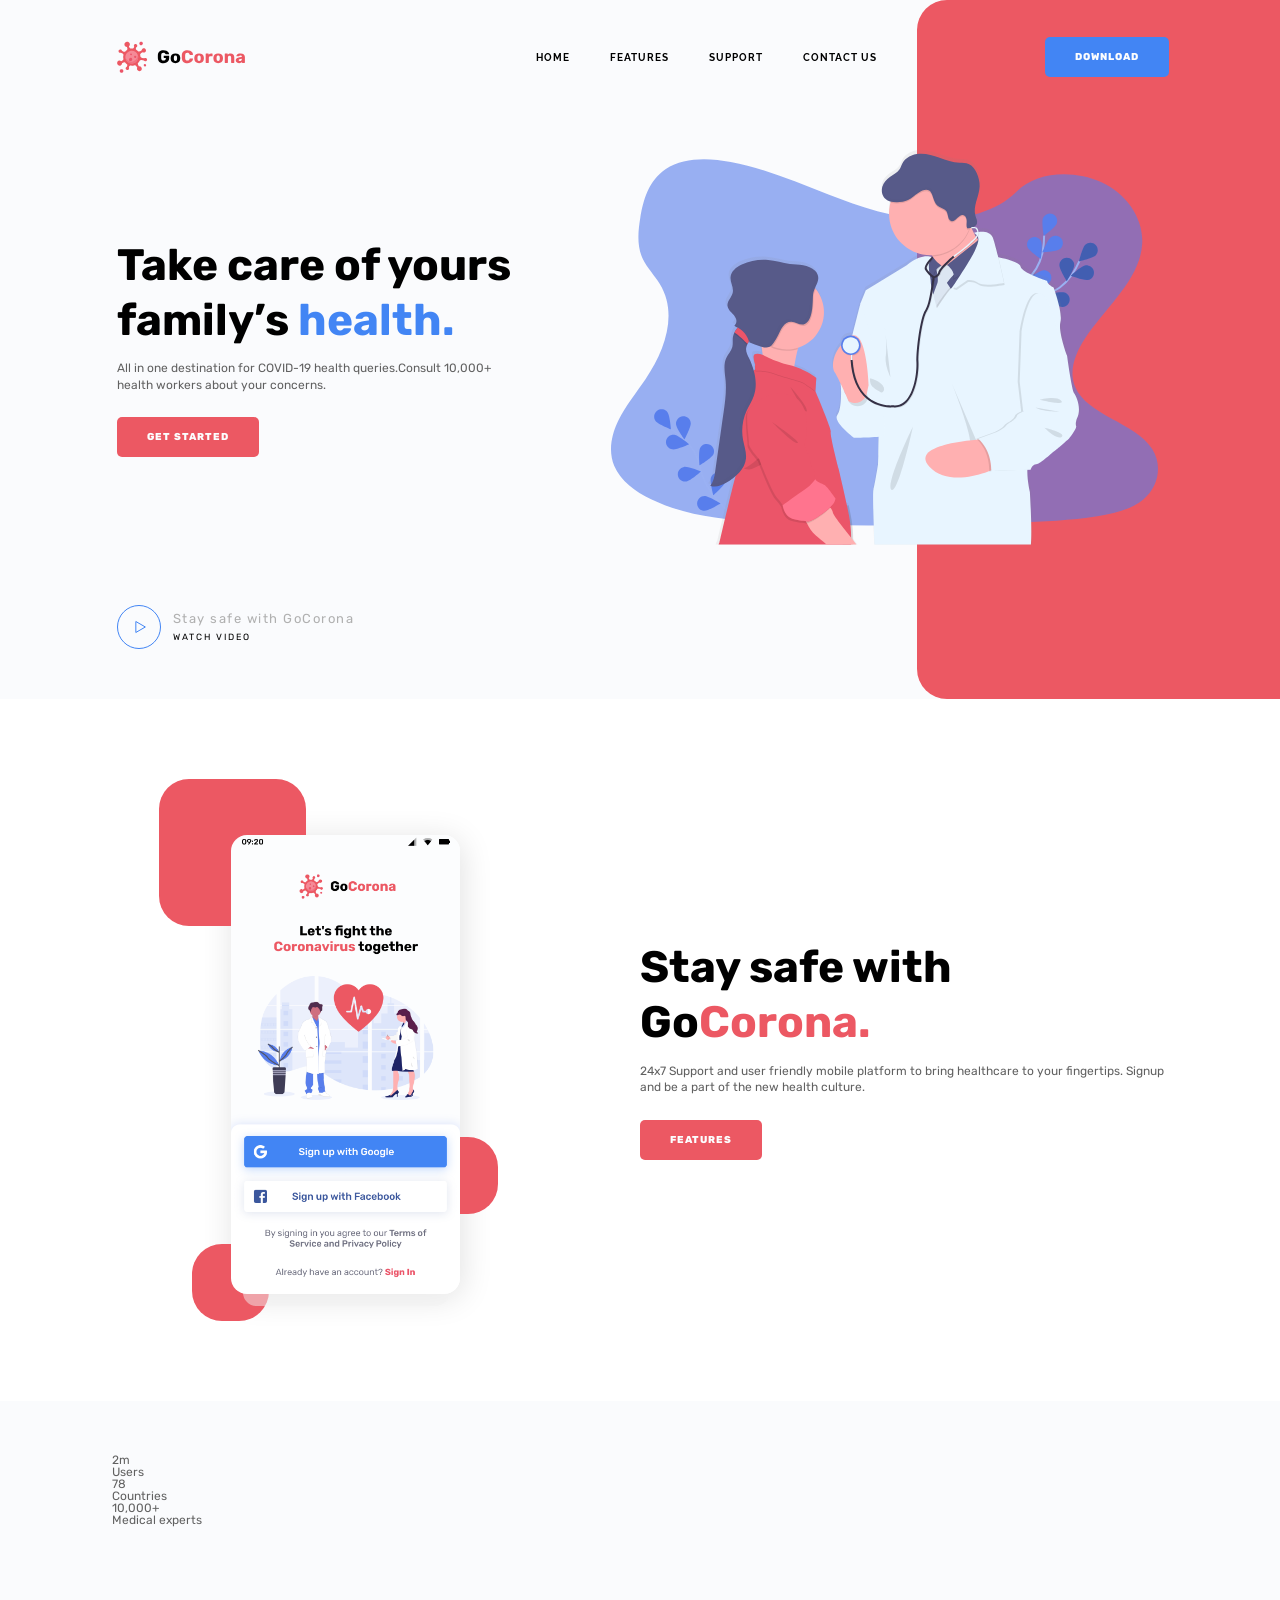
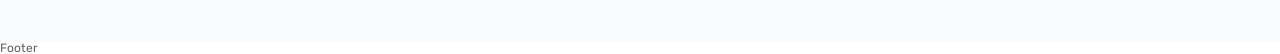
<file: Corona.2/index.html>
<!DOCTYPE html>
<head>
    <meta charset="UTF-8">
    <meta name="viewport" content="width=device-width, initial-scale=1.0">
    <link href="https://fonts.googleapis.com/css?family=Rubik:regular,700&display=swap" rel="stylesheet">
    <link href="https://fonts.googleapis.com/css2?family=Raleway:700,800&display=swap" rel="stylesheet">
    <link rel="stylesheet" href="css/style.css">
    <title>GoCorona</title>
</head>
<body>
    <div class="wrapper">
        <header id="open" class="header">
            <div id="close" class="header__container">
                <a href="" class="header__logo">
                    <img src="img/logo.svg" alt="Логотип">
                </a>
                <div class="header__menu menu">
                    <nav class="menu__body">
                        <ul class="menu__list">
                                <li class="menu__item"><a href="" class="menu__link">HOME</a></li>
                                <li class="menu__item"><a href="" class="menu__link">FEATURES</a></li>
                                <li class="menu__item"><a href="" class="menu__link">SUPPORT</a></li>
                                <li class="menu__item"><a href="" class="menu__link">CONTACT US</a></li>
                        </ul>
                    </nav>
                </div>
                <div class="header__button">
                    <a href="" class="button button__blue">DOWNLOAD</a>
                    <a href="#open" class="icon-menu"><span></span></a>
                    <a href="#close" class="close-icon-menu"></a>
                </div>
            </div>
        </header>

        <main class="main">
            <section class="get-started">
                <div class="get-started__container">
                    <div class="get-started__content">
                        <div class="get-started__block-text block-text">
                            <div class="block-text__title block-text__title_blue span">Take care of yours family’s <span> health.</span></div>
                            <div class="block-text__text">All in one destination for COVID-19 health queries.Consult 10,000+ health workers about your concerns.</div>
                            <a href="" class="block-text__button button">GET STARTED</a>
                        </div>
                    </div>
                    <div class="get-started__image">
                        <img src="img/get-started/image.svg" alt="Картинка врача с ребенком">
                    </div>
                    <div class="get-started__video">
                        <a href="" class="video-get-started">
                            <div class="video-get-started__icon">
                                <img src="img/get-started/play.svg" alt="Кнопка Play">
                            </div>
                            <div class="video-get-started__body">
                                <div class="video-get-started__title">Stay safe with GoCorona</div>
                                <div class="video-get-started__text">Watch Video</div>
                            </div>
                        </a>
                    </div>
                </div>
            </section>
            <section class="stay-safe">
                <div class="stay-safe__container">
                    <div class="stay-safe__media">
                        <div class="media-stay-safe">
                            <div class="media-stay-safe__image">
                                <img src="img/stay-safe/app.svg" alt="Приложение">
                            </div>
                            <div class="media-stay-safe__item media-stay-safe__item_1"></div>
                            <div class="media-stay-safe__item media-stay-safe__item_2"></div>
                            <div class="media-stay-safe__item media-stay-safe__item_3"></div>
                        </div>
                    </div>
                    <div class="stay-safe__content">
                        <div class="stay-safe__block-text block-text">
                            <div class="block-text__title block-text__title">Stay safe with Go<span>Corona.</span></div>
                            <div class="block-text__text">24x7 Support and user friendly mobile platform to bring healthcare to your fingertips. Signup and be a part of the new health culture.</div>
                            <a href="" class="block-text__button button">Features</a>
                        </div>
                        
                    </div>
                </div>
            </section>
            <section class="experts">
                <div class="experts__container">
                    <div class="experts__statistics statistics-experts">
                        <div class="statistics-experts__body body-statistics-experts">
                            <div class="body-statistics-experts__item">
                                <div class="body-statistics-experts__value">2m</div>
                                <div class="body-statistics-experts__text">Users</div>
                            </div>
                            <div class="body-statistics-experts__item">
                                <div class="body-statistics-experts__value">78</div>
                                <div class="body-statistics-experts__text">Countries</div>
                            </div>
                            <div class="body-statistics-experts__item">
                                <div class="body-statistics-experts__value">10,000+</div>
                                <div class="body-statistics-experts__text">Medical experts</div>
                            </div>
                        </div>
                        <div class="statistics-experts__decor statistics-experts__decor_1"></div>
                        <div class="statistics-experts__decor statistics-experts__decor_2"></div>
                        <div class="statistics-experts__decor statistics-experts__decor_3"></div>
                    </div>
                </div>
            </section>
        </main>

        <footer class="footer">
            Footer
        </footer>

    </div>
</body>
</html>

<div class="header__menu menu">
    <nav class="menu__body">
        <ul class="menu__list">
            <li class="menu__item"><a href="" class="menu__link"></a></li>
        </ul>
    </nav>
</div>
</file>
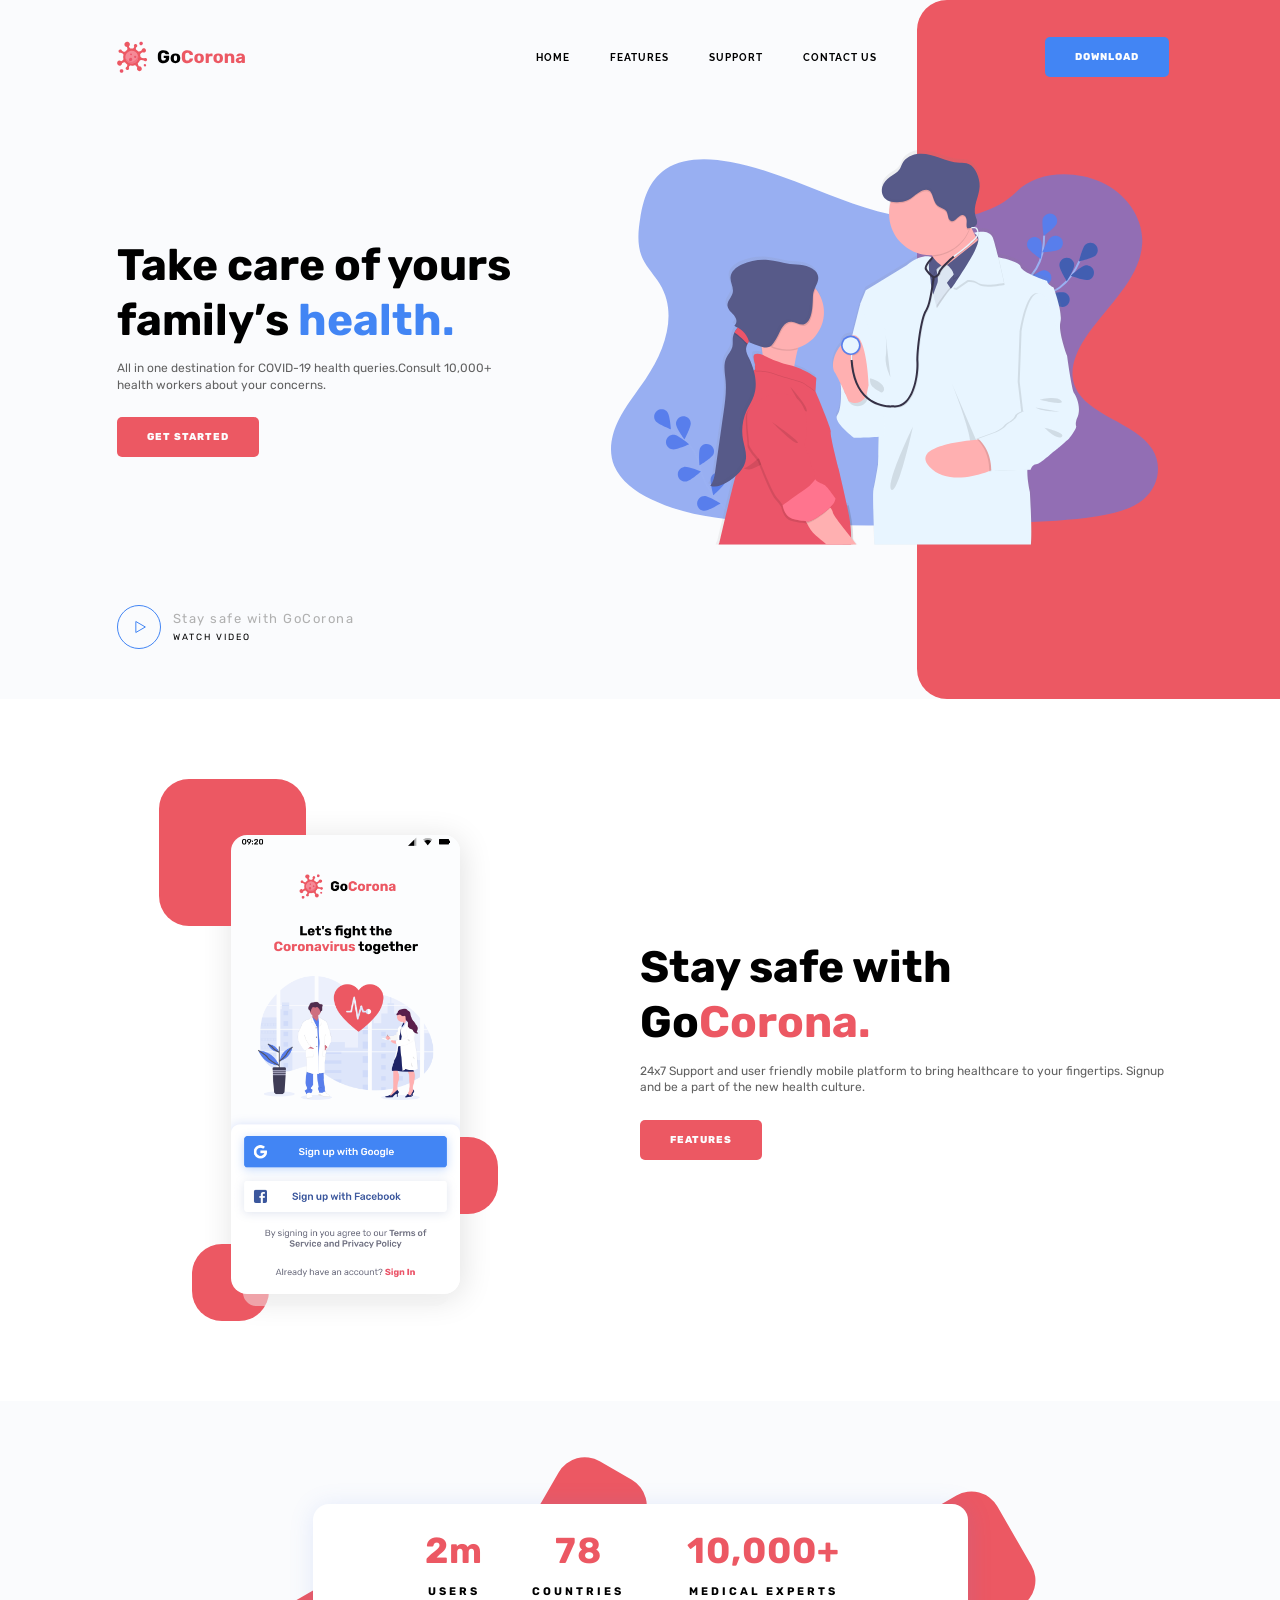
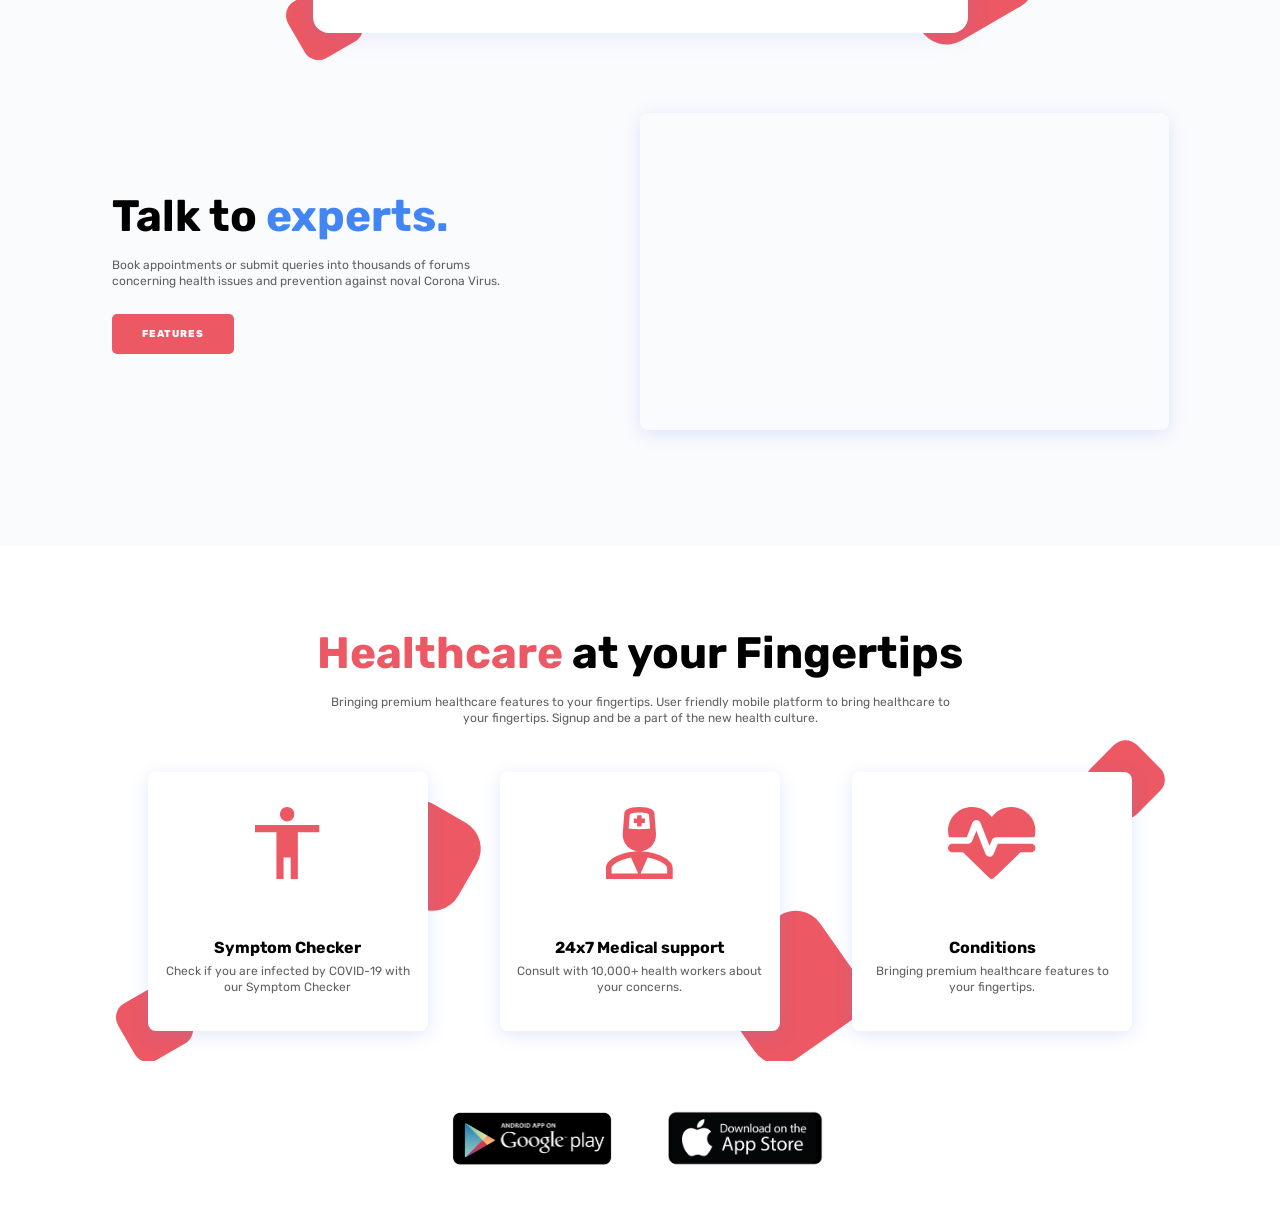
<file: Corona.3/index.html>
<!DOCTYPE html>
<head>
    <meta charset="UTF-8">
    <meta name="viewport" content="width=device-width, initial-scale=1.0">
    <link href="https://fonts.googleapis.com/css?family=Rubik:regular,700&display=swap" rel="stylesheet">
    <link href="https://fonts.googleapis.com/css2?family=Raleway:700,800&display=swap" rel="stylesheet">
    <link rel="stylesheet" href="css/style.css">
    <title>GoCorona</title>
</head>
<body>
    <div class="wrapper">
        <header id="open" class="header">
            <div id="close" class="header__container">
                <a href="" class="header__logo">
                    <img src="img/logo.svg" alt="Логотип">
                </a>
                <div class="header__menu menu">
                    <nav class="menu__body">
                        <ul class="menu__list">
                                <li class="menu__item"><a href="" class="menu__link">HOME</a></li>
                                <li class="menu__item"><a href="" class="menu__link">FEATURES</a></li>
                                <li class="menu__item"><a href="" class="menu__link">SUPPORT</a></li>
                                <li class="menu__item"><a href="" class="menu__link">CONTACT US</a></li>
                        </ul>
                    </nav>
                </div>
                <div class="header__button">
                    <a href="" class="button button__blue">DOWNLOAD</a>
                    <a href="#open" class="icon-menu"><span></span></a>
                    <a href="#close" class="close-icon-menu"></a>
                </div>
            </div>
        </header>

        <main class="main">
            <section class="get-started">
                <div class="get-started__container">
                    <div class="get-started__content">
                        <div class="get-started__block-text block-text">
                            <div class="block-text__title block-text__title_blue span">Take care of yours family’s <span> health.</span></div>
                            <div class="block-text__text">All in one destination for COVID-19 health queries.Consult 10,000+ health workers about your concerns.</div>
                            <a href="" class="block-text__button button">GET STARTED</a>
                        </div>
                    </div>
                    <div class="get-started__image">
                        <img src="img/get-started/image.svg" alt="Картинка врача с ребенком">
                    </div>
                    <div class="get-started__video">
                        <a href="" class="video-get-started">
                            <div class="video-get-started__icon">
                                <img src="img/get-started/play.svg" alt="Кнопка Play">
                            </div>
                            <div class="video-get-started__body">
                                <div class="video-get-started__title">Stay safe with GoCorona</div>
                                <div class="video-get-started__text">Watch Video</div>
                            </div>
                        </a>
                    </div>
                </div>
            </section>
            <section class="stay-safe">
                <div class="stay-safe__container">
                    <div class="stay-safe__media">
                        <div class="media-stay-safe">
                            <div class="media-stay-safe__image">
                                <img src="img/stay-safe/app.svg" alt="Приложение">
                            </div>
                            <div class="media-stay-safe__item media-stay-safe__item_1"></div>
                            <div class="media-stay-safe__item media-stay-safe__item_2"></div>
                            <div class="media-stay-safe__item media-stay-safe__item_3"></div>
                        </div>
                    </div>
                    <div class="stay-safe__content">
                        <div class="stay-safe__block-text block-text">
                            <div class="block-text__title block-text__title">Stay safe with Go<span>Corona.</span></div>
                            <div class="block-text__text">24x7 Support and user friendly mobile platform to bring healthcare to your fingertips. Signup and be a part of the new health culture.</div>
                            <a href="" class="block-text__button button">Features</a>
                        </div>
                    </div>
                </div>
            </section>
            <section class="experts">
                <div class="experts__container">
                    <div class="experts__statistics statistics-experts">
                        <div class="statistics-experts__body body-statistics-experts">
                            <div class="body-statistics-experts__item">
                                <div class="body-statistics-experts__value">2m</div>
                                <div class="body-statistics-experts__text">Users</div>
                            </div>
                            <div class="body-statistics-experts__item">
                                <div class="body-statistics-experts__value">78</div>
                                <div class="body-statistics-experts__text">Countries</div>
                            </div>
                            <div class="body-statistics-experts__item">
                                <div class="body-statistics-experts__value">10,000+</div>
                                <div class="body-statistics-experts__text">Medical experts</div>
                            </div>
                        </div>
                        <div class="statistics-experts__decor statistics-experts__decor_1"></div>
                        <div class="statistics-experts__decor statistics-experts__decor_2"></div>
                        <div class="statistics-experts__decor statistics-experts__decor_3"></div>
                    </div>
                    <div class="experts__body">
                        <div class="experts__content">
                            <div class="experts__block-text block-text">
                                <h2 class="block-text__title block-text__title_blue">Talk to <span>experts.</span></h2>
                                <div class="block-text__text">Book appointments or submit queries into thousands of forums concerning health issues and prevention against noval Corona Virus.</div>
                                <a href="" class="block-text__button button">Features</a>
                            </div>
                        </div>
                        <div class="experts__video">
                            <iframe src="https://www.youtube.com/embed/sohdv21BVNI" title="YouTube video player" frameborder="0" allow="accelerometer; autoplay; clipboard-write; encrypted-media; gyroscope; picture-in-picture; web-share"></iframe>
                        </div>
                    </div>
                </div>
            </section>
            <section class="healthcare">
                <div class="healthcare__container">
                        <div class="healthcare__block-text block-text block-text__center">
                            <h2 class="block-text__title"><span>Healthcare</span> at your Fingertips</h2>
                            <div class="block-text__text block-text__text__mw">Bringing premium healthcare features to your fingertips. User friendly mobile platform to bring healthcare to your fingertips. Signup and be a part of the new health culture.</div>
                        </div>
                        <div class="healthcare__items">
                            <div class="healthcare__column healthcare__column_1">
                                <div class="healthcare__item item-healthcare">
                                    <div class="item-healthcare__icon">
                                        <img src="img/healthcare/01.svg" alt="Иконка">
                                    </div>
                                    <div class="item-healthcare__title">Symptom Checker</div>
                                    <div class="item-healthcare__text">Check if you are infected by COVID-19 with our Symptom Checker</div>
                                </div>
                            </div>

                            <div class="healthcare__column healthcare__column_2">
                                <div class="healthcare__item item-healthcare">
                                    <div class="item-healthcare__icon">
                                        <img src="img/healthcare/02.svg" alt="Иконка">
                                    </div>
                                    <div class="item-healthcare__title">24x7 Medical support</div>
                                    <div class="item-healthcare__text">Consult with 10,000+ health workers about your concerns.</div>
                                </div>
                            </div>

                            <div class="healthcare__column healthcare__column_3">
                                <div class="healthcare__item item-healthcare">
                                    <div class="item-healthcare__icon">
                                        <img src="img/healthcare/03.svg" alt="Иконка">
                                    </div>
                                    <div class="item-healthcare__title">Conditions</div>
                                    <div class="item-healthcare__text">Bringing premium healthcare features to your fingertips.</div>
                                </div>
                            </div>
                        </div>
                    </div>
                </div>
            </section>
        </main>

        <footer class="footer">
            <div class="footer__container">
                <div class="footer__items">
                    <a href="" class="footer__item">
                        <img src="img/google-play.svg" alt="Google Play">
                    </a>

                    <a href="" class="footer__item">
                        <img src="img/apple-store.svg" alt="App Store">
                    </a>
                </div>
            </div>
        </footer>

    </div>
</body>
</html>
</file>
<file: Corona.2/css/style.css>
/* Обнуление */

*,
*::before,
*::after {
    margin: 0;
    padding: 0;
    box-sizing: border-box;
}

a {
    text-decoration: none;
}

ul,
ol,
li {
    list-style: none;
}

img {
    vertical-align: top;
}

h1,
h2,
h3,
h4,
h5,
h6 {
    font-weight:  inherit;
    font-style: inherit;
}

html,
body {
    height: 100%;
    line-height: 1;
}

body {
    font-family: Rubik;
    font-size: 12px;
    color: #616161;
}

.wrapper {
    overflow: hidden;
    display: flex;
    flex-direction: column;
    min-height: 100%;
}

/* ---------------------- */


.main {
    flex: 1 1 auto;
}

[class*="__container"] {
    max-width: 1087px;
    margin: 0px auto;
    padding: 0px 15px;
}

/* PC */

@media (max-width: 1087px) {
    [class*="__container"] {
        max-width: 970px;
    }
}

/* TABLET */

@media (max-width: 991.98px) {
    [class*="__container"] {
        max-width: 750px;
    }
}

/* MOBILE */

@media (max-width: 768px) {
    [class*="__container"] {
        max-width: 750px;
    }
}

/* MOBILE SMALL */

@media (max-width: 479.98px) {

}

/* ---------------------- */

.header {
    position: absolute;
    width: 100%;
    top: 0;
    left: 0;
    z-index: 5;
}

.header__container {
    display: flex;
    min-height: 114px;
    align-items: center;
}

.header__logo {
    position: relative;
    z-index: 5;
}

.header__menu {
    flex: 1 1 auto;

}

.header__button {
    position: relative;
    z-index: 5;
    flex: 0 0 252px;
    display: flex;
    justify-content: flex-end;
    align-items: center;
}


/* ---------------------- */


.menu {
    display: flex;
    justify-content: flex-end;
}

.menu__list {
    display: flex;
}

.menu__item {
    margin: 0px 40px 0px 0px;
}

.menu__link {
    font-family: Raleway;
    text-decoration: uppercase;
    font-weight: bold;
    font-size: 10px;
    line-height: 1.2;
    color: #000;
    letter-spacing: 1px;
}

.menu__link:hover {
    text-decoration: underline;
}


@media (max-width: 991.98px) {
    .header__container {
        min-height: 80px;
    }
    .header__button {
        flex: 0 0 170px;
    }

    .menu__item {
        margin: 0px 30px 0px 0px;
    }
}

@media (max-width: 767.98px) {
    .menu__body {
        position: fixed;
        top: 0;
        left: -100%;
        width: 100%;
        height: 100%;
        overflow: auto;
        background-color: #fff;
        padding: 90px 15px 30px 15px;
        transition: left 0.3s ease 0s;
    }

    header:target .menu__body{
        left: 0;
    }

    .header:target .menu__body::before {
        content: "";
        position: fixed;
        top: 0;
        left: 0;
        height: 80px;
        width: 100%;
        background-color: #fff;
    }
    .menu__list {
        flex-direction: column;
        justify-content: center;
        align-items: center;;
    }

    .menu__item {
        margin: 0px 0px 25px 0px;
    } 

    .menu__item:last-child {
        margin-bottom: 0px;
    }

    .menu__link {
        /* color: #fff; */
        font-size: 20px;
    }
}

@media (max-width: 479.98px) {
    .header__logo {
        flex: 0 0 40px;
        overflow: hidden;
    }
}

/* ---------------------- */

.button {
    display: inline-block;
    font-family: Rubik;
    text-transform: uppercase;
    font-weight: 800;
    font-size: 10px;
    line-height: 1.2;
    letter-spacing: 1px;
    color: #fcfdfe;
    padding: 14px 30px;
    border-radius: 5px;
    background-color: #ec5863;
    transition: background-color 0.3s ease 0s;
}

.button:hover {
    background-color: #f37a82;
}

.button__blue {
    background-color: #4285f4;
}

.button__blue:hover {
    background-color: #70a3f7;
}

/* ---------------------- */
.close-icon-menu,
.icon-menu {
    display: none;
}

@media (max-width: 767.98px) {
    .icon-menu {
        display: flex;
        position: relative;
        flex: 0 0 30px;
        height: 18px;
        display: flex;
        flex-direction: column;
        justify-content: space-between;
        margin: 0px 0px 0px 20px;
    }

    .icon-menu::before,
    .icon-menu::after {
        content: "";
        background-color: #000;
        height: 2px;
    }

    .icon-menu span {
        height: 2px;
        background-color: #000;
    }

    .close-icon-menu {
        flex: 0 0 30px;
        height: 30px;
        position: relative;
        margin: 0px 0px 0px 20px;
    }

    .close-icon-menu::before,
    .close-icon-menu::after {
        content: "";
        position: absolute;
        top: 50%;
        left: 0;
        width: 100%;
        background-color: #000;
        height: 2px;
    }

    .close-icon-menu::before {
        transform: rotate(45deg);
    }

    .close-icon-menu::after {
        transform: rotate(-45deg);
    }

    .header:target .icon-menu {
        display: none;
    }
     
    .header:target .close-icon-menu {
        display: flex;
    }
}

/* ---------------------- */

.block-text {
    
}

.block-text__title {
    font-weight: 700;
    font-size: 44px;
    line-height: 126%;
    color: #000;
}

.block-text__title:not(:last-child){
    margin: 0px 0px 12px 0px;
}

.block-text__title span {
    color: #ec5863;
}
.block-text__title_blue span  {
    color: #4285f4;
}

.block-text__text {
    line-height: 138.5%;
}

.block-text__text:not(:last-child){
    margin: 0px 0px 24px 0px;
}

.block-text__button {
}

@media (max-width: 767.98px) {
    .block-text__title {
        font-size: 34px;
    }
}


/* ---------------------- */


.get-started {
    background-color: #fafbfd;
}

.get-started__container {
    padding: 150px 15px 50px 0px;
    display: flex;
    align-items: center;
    flex-wrap: wrap;
    position: relative;
}

.get-started__container::before {
    content: "";
    position: absolute;
    width: 100vw;
    height: 100%;
    right: 267px;
    top: 0;
    margin: 0px 0px 0px -252px;
    transform: translate(100%, 0px);
    border-radius: 30px 0px 0px 30px;
    background-color: #ec5863;
}

.get-started__content {
    flex: 0 1 48%;
    padding: 0px 20px;
}

.get-started__block-text {
    max-width: 410px;
}


.get-started__video {
    flex: 1 1 100%;
    padding: 60px 0px 0px 20px;
}

.get-started__image {
    flex: 0 1 52%;
    position: relative;
    z-index: 2;
}

.get-started__image img {
    max-width: 100%;
}

.video-get-started {
    display: inline-flex;
    align-items: center;
}

.video-get-started__icon {
    flex: 0 0 44px;
}

.video-get-started__body {
    padding: 0px 0px 0px 12px;
}

.video-get-started__title {
    color: #b0b0b0;
    font-size: 13px;
    line-height: 126%;
    letter-spacing: 1.5px;
}

.video-get-started__title:not(:last-child) {
    margin: 0px 0px 5px 0px;
}

.video-get-started__text {
    text-transform: uppercase;
    font-size: 9px;
    color: #000;
    line-height: 126%;
    letter-spacing: 2px;

}

@media (max-width: 991.98px) {
    .get-started__container::before {
        right: 185px;
        border-radius: 20px 0px 0px 20px;
    }
}

@media (max-width: 767.98px) {
    .get-started__container {
        padding: 100px 15px 30px 15px;
    }
    .get-started__container::before {
        display: none;
    }

    .get-started__block-text {
        max-width: none;
    }

    .get-started__content {
        flex: 1 1 100%;
        padding: 0;
    }

    .get-started__image {
        flex: 1 1 100%;
        text-align: center;
        padding: 30px 0;
    }

    .get-started__video {
        padding: 0;
    }
}



/* ---------------------- */


.stay-safe {
    padding: 80px 0px;
}

.stay-safe__container {
    display: flex;
    align-items: center;
}

.stay-safe__media {
    flex: 0 1 50%;
    padding: 0px 0px 0px 47px;
}

.media-stay-safe {
    width: 373px;
    padding: 56px 0px 27px 0px;
    text-align: center;
    position: relative;
}

.media-stay-safe__image {
    display: inline-block;
    box-shadow: 2px 4px 32px rgba(0, 0, 0, 0.12);
    border-radius: 16px;
    position: relative;
    width: auto;
}

.media-stay-safe__image img {
    position: relative;
    z-index: 5;
    max-width: 100%;
}

.media-stay-safe__image::after {
    content: "";
    position: absolute;
    bottom: -12px;
    left: 12px;
    width: 206px;
    height: 27px;
    z-index: 2;
    background: rgba(240, 240, 240, 0.49);
    border-radius: 16px;
}


.stay-safe__content {
    flex: 0 1 50%;
}

.stay-safe__block-text {
}

.media-stay-safe__item {
    position: absolute;
    background-color: #ec5863;
    border-radius: 30px;
    width: 77px;
    height: 77px;
}

.media-stay-safe__item_1 {
    top: 0;
    left: 0;
    width: 147px;
    height: 147px;
}

.media-stay-safe__item_2 {
    bottom: 0;
    left: 33px;
}

.media-stay-safe__item_3 {
    bottom: 107px;
    right: 34px;
}



@media (max-width: 991.98px) {
    .stay-safe__media {
        padding: 40px 0px;
    }
}

@media (min-width: 991.98px) {
    .stay-safe__media {
        padding: 0px 0px 0px 47px;
    }
}

@media (max-width: 767.98px) {
    .stay-safe {
        padding: 30px 0px;
    }
    .stay-safe__container {
        flex-direction: column-reverse;
    }

    .stay-safe__container {
        margin: 0px 0px 30px 0px;
    }
}

@media (max-width: 479.98px) {
    .media-stay-safe {
        width: 290px;
    }
}



/* ---------------------- */





.experts {
    background-color: #fafbfd;
    padding: 53px 0px 116px 0px;
}

.experts__container {

}

.experts__statistics {

}

.statistics-experts {

}

.statistics-experts__body {

}

.body-statistics-experts {

}

.body-statistics-experts__item {

}

.body-statistics-experts__value {

}

.body-statistics-experts__text {

}

.statistics-experts__decor {

}

.statistics-experts__decor_1 {

}

.statistics-experts__decor_2 {

}

.statistics-experts__decor_3 {

}
</file>
<file: Corona.3/css/style.css>
/* Обнуление */

*,
*::before,
*::after {
    margin: 0;
    padding: 0;
    box-sizing: border-box;
}

a {
    text-decoration: none;
}

ul,
ol,
li {
    list-style: none;
}

img {
    vertical-align: top;
}

h1,
h2,
h3,
h4,
h5,
h6 {
    font-weight:  inherit;
    font-style: inherit;
}

html,
body {
    height: 100%;
    line-height: 1;
}

body {
    font-family: Rubik;
    font-size: 12px;
    color: #616161;
}

.wrapper {
    overflow: hidden;
    display: flex;
    flex-direction: column;
    min-height: 100%;
}

/* ---------------------- */


.main {
    flex: 1 1 auto;
}

[class*="__container"] {
    max-width: 1087px;
    margin: 0px auto;
    padding: 0px 15px;
}

/* PC */

@media (max-width: 1087px) {
    [class*="__container"] {
        max-width: 970px;
    }
}

/* TABLET */

@media (max-width: 991.98px) {
    [class*="__container"] {
        max-width: 750px;
    }
}

/* MOBILE */

@media (max-width: 768px) {
    [class*="__container"] {
        max-width: 750px;
    }
}

/* MOBILE SMALL */

@media (max-width: 479.98px) {

}

/* ---------------------- */

.header {
    position: absolute;
    width: 100%;
    top: 0;
    left: 0;
    z-index: 5;
}

.header__container {
    display: flex;
    min-height: 114px;
    align-items: center;
}

.header__logo {
    position: relative;
    z-index: 5;
}

.header__menu {
    flex: 1 1 auto;

}

.header__button {
    position: relative;
    z-index: 5;
    flex: 0 0 252px;
    display: flex;
    justify-content: flex-end;
    align-items: center;
}


/* ---------------------- */


.menu {
    display: flex;
    justify-content: flex-end;
}

.menu__list {
    display: flex;
}

.menu__item {
    margin: 0px 40px 0px 0px;
}

.menu__link {
    font-family: Raleway;
    text-decoration: uppercase;
    font-weight: bold;
    font-size: 10px;
    line-height: 1.2;
    color: #000;
    letter-spacing: 1px;
}

.menu__link:hover {
    text-decoration: underline;
}


@media (max-width: 991.98px) {
    .header__container {
        min-height: 80px;
    }
    .header__button {
        flex: 0 0 170px;
    }

    .menu__item {
        margin: 0px 30px 0px 0px;
    }
}

@media (max-width: 767.98px) {
    .menu__body {
        position: fixed;
        top: 0;
        left: -100%;
        width: 100%;
        height: 100%;
        overflow: auto;
        background-color: #fff;
        padding: 90px 15px 30px 15px;
        transition: left 0.3s ease 0s;
    }

    header:target .menu__body{
        left: 0;
    }

    .header:target .menu__body::before {
        content: "";
        position: fixed;
        top: 0;
        left: 0;
        height: 80px;
        width: 100%;
        background-color: #fff;
    }
    .menu__list {
        flex-direction: column;
        justify-content: center;
        align-items: center;;
    }

    .menu__item {
        margin: 0px 0px 25px 0px;
    } 

    .menu__item:last-child {
        margin-bottom: 0px;
    }

    .menu__link {
        /* color: #fff; */
        font-size: 20px;
    }
}

@media (max-width: 479.98px) {
    .header__logo {
        flex: 0 0 40px;
        overflow: hidden;
    }
}

/* ---------------------- */

.button {
    display: inline-block;
    font-family: Rubik;
    text-transform: uppercase;
    font-weight: 800;
    font-size: 10px;
    line-height: 1.2;
    letter-spacing: 1px;
    color: #fcfdfe;
    padding: 14px 30px;
    border-radius: 5px;
    background-color: #ec5863;
    transition: background-color 0.3s ease 0s;
}

.button:hover {
    background-color: #f37a82;
}

.button__blue {
    background-color: #4285f4;
}

.button__blue:hover {
    background-color: #70a3f7;
}

/* ---------------------- */
.close-icon-menu,
.icon-menu {
    display: none;
}

@media (max-width: 767.98px) {
    .icon-menu {
        display: flex;
        position: relative;
        flex: 0 0 30px;
        height: 18px;
        display: flex;
        flex-direction: column;
        justify-content: space-between;
        margin: 0px 0px 0px 20px;
    }

    .icon-menu::before,
    .icon-menu::after {
        content: "";
        background-color: #000;
        height: 2px;
    }

    .icon-menu span {
        height: 2px;
        background-color: #000;
    }

    .close-icon-menu {
        flex: 0 0 30px;
        height: 30px;
        position: relative;
        margin: 0px 0px 0px 20px;
    }

    .close-icon-menu::before,
    .close-icon-menu::after {
        content: "";
        position: absolute;
        top: 50%;
        left: 0;
        width: 100%;
        background-color: #000;
        height: 2px;
    }

    .close-icon-menu::before {
        transform: rotate(45deg);
    }

    .close-icon-menu::after {
        transform: rotate(-45deg);
    }

    .header:target .icon-menu {
        display: none;
    }
     
    .header:target .close-icon-menu {
        display: flex;
    }
}

/* ---------------------- */

.block-text {
    
}

.block-text__center {
    text-align: center;
}

.block-text__title {
    font-weight: 700;
    font-size: 44px;
    line-height: 126%;
    color: #000;
}

.block-text__title:not(:last-child){
    margin: 0px 0px 12px 0px;
}

.block-text__title span {
    color: #ec5863;
}
.block-text__title_blue span  {
    color: #4285f4;
}

.block-text__text {
    line-height: 138.5%;
}

.block-text__text__mw {
    max-width: 620px;
    margin: 0px auto;
}

.block-text__text:not(:last-child){
    margin: 0px 0px 24px 0px;
}

.block-text__button {
}

@media (max-width: 767.98px) {
    .block-text__title {
        font-size: 34px;
    }
}


/* ---------------------- */


.get-started {
    background-color: #fafbfd;
}

.get-started__container {
    padding: 150px 15px 50px 0px;
    display: flex;
    align-items: center;
    flex-wrap: wrap;
    position: relative;
}

.get-started__container::before {
    content: "";
    position: absolute;
    width: 100vw;
    height: 100%;
    right: 267px;
    top: 0;
    margin: 0px 0px 0px -252px;
    transform: translate(100%, 0px);
    border-radius: 30px 0px 0px 30px;
    background-color: #ec5863;
}

.get-started__content {
    flex: 0 1 48%;
    padding: 0px 20px;
}

.get-started__block-text {
    max-width: 410px;
}


.get-started__video {
    flex: 1 1 100%;
    padding: 60px 0px 0px 20px;
}

.get-started__image {
    flex: 0 1 52%;
    position: relative;
    z-index: 2;
}

.get-started__image img {
    max-width: 100%;
}

.video-get-started {
    display: inline-flex;
    align-items: center;
}

.video-get-started__icon {
    flex: 0 0 44px;
}

.video-get-started__body {
    padding: 0px 0px 0px 12px;
}

.video-get-started__title {
    color: #b0b0b0;
    font-size: 13px;
    line-height: 126%;
    letter-spacing: 1.5px;
}

.video-get-started__title:not(:last-child) {
    margin: 0px 0px 5px 0px;
}

.video-get-started__text {
    text-transform: uppercase;
    font-size: 9px;
    color: #000;
    line-height: 126%;
    letter-spacing: 2px;

}

@media (max-width: 991.98px) {
    .get-started__container::before {
        right: 185px;
        border-radius: 20px 0px 0px 20px;
    }
}

@media (max-width: 767.98px) {
    .get-started__container {
        padding: 100px 15px 30px 15px;
    }
    .get-started__container::before {
        display: none;
    }

    .get-started__block-text {
        max-width: none;
    }

    .get-started__content {
        flex: 1 1 100%;
        padding: 0;
    }

    .get-started__image {
        flex: 1 1 100%;
        text-align: center;
        padding: 30px 0;
    }

    .get-started__video {
        padding: 0;
    }
}



/* ---------------------- */


.stay-safe {
    padding: 80px 0px;
}

.stay-safe__container {
    display: flex;
    align-items: center;
}

.stay-safe__media {
    flex: 0 1 50%;
    padding: 0px 0px 0px 47px;
}

.media-stay-safe {
    width: 373px;
    padding: 56px 0px 27px 0px;
    text-align: center;
    position: relative;
}

.media-stay-safe__image {
    display: inline-block;
    box-shadow: 2px 4px 32px rgba(0, 0, 0, 0.12);
    border-radius: 16px;
    position: relative;
    width: auto;
}

.media-stay-safe__image img {
    position: relative;
    z-index: 5;
    max-width: 100%;
}

.media-stay-safe__image::after {
    content: "";
    position: absolute;
    bottom: -12px;
    left: 12px;
    width: 206px;
    height: 27px;
    z-index: 2;
    background: rgba(240, 240, 240, 0.49);
    border-radius: 16px;
}


.stay-safe__content {
    flex: 0 1 50%;
}

.stay-safe__block-text {
}

.media-stay-safe__item {
    position: absolute;
    background-color: #ec5863;
    border-radius: 30px;
    width: 77px;
    height: 77px;
}

.media-stay-safe__item_1 {
    top: 0;
    left: 0;
    width: 147px;
    height: 147px;
}

.media-stay-safe__item_2 {
    bottom: 0;
    left: 33px;
}

.media-stay-safe__item_3 {
    bottom: 107px;
    right: 34px;
}



@media (max-width: 991.98px) {
    .stay-safe__media {
        padding: 40px 0px;
    }
}

@media (min-width: 991.98px) {
    .stay-safe__media {
        padding: 0px 0px 0px 47px;
    }
}

@media (max-width: 767.98px) {
    .stay-safe {
        padding: 30px 0px;
    }
    .stay-safe__container {
        flex-direction: column-reverse;
    }

    .stay-safe__container {
        margin: 0px 0px 30px 0px;
    }
}

@media (max-width: 479.98px) {
    .media-stay-safe {
        width: 290px;
    }
}



/* ---------------------- */


.experts {
    background-color: #fafbfd;
    padding: 103px 0px 116px 0px;
}

.experts__container {

}

.experts__statistics {
    
}


.experts__block-text {
    max-width: 400px;
}

.statistics-experts {
    max-width: 655px;
    margin: 0px auto;
    position: relative;
}

.experts__video {
    flex: 0 1 50%;
    padding: 0px 0px 30% 0px;
    position: relative;
    box-shadow: 0px 4px 18px rgba(88, 126, 236, 0.18);
    border-radius: 8px;
    overflow: hidden;
}

.experts__body {
    display: flex;
    align-items: center;
}

.experts__content {
    flex: 0 1 50%;
    padding: 0px 20px 0px 0px;
}
.experts__video iframe {
    position: absolute;
    width: 100%;
    height: 100%;
    top: 0;
    left: 0;
    object-fit: cover;
}

@media (max-width: 767.98px) {
    .experts {
        padding: 80px 0px 30px 0px;
    }

    .experts__body {
        align-items: stretch;
        flex-direction: column;
    }

    .experts__video {
        padding: 0px 0px 58% 0px;
    }

    .experts__content {
        padding: 0px;
        margin: 0px 0px 30px 0px;
    }
}

.statistics-experts__body {
    background-color: #fff;
    box-shadow: 0px 2px 24px rgba(88, 126, 236, 0.15);
    border-radius: 16px;
    position: relative;
    z-index: 2;
    margin: 0px 0px 80px 0px;
}

.body-statistics-experts {
    padding: 25px 80px;
    display: flex;
    align-items: center;
}

.body-statistics-experts__item {
    flex: 0 1 25%;
    text-align: center;
}

.body-statistics-experts__item:last-child {
    flex: 0 1 50%;
}

.body-statistics-experts__value {
    font-weight: 700;
    font-size: 36px;
    line-height: 1.2;
    letter-spacing: 1px;
    color: #ec5863;
    margin-bottom: 5px;
}

.body-statistics-experts__text {
    font-weight: bold;
    font-size: 11px;
    line-height: 2.8;
    letter-spacing: 3px;
    text-transform: uppercase;
    color: #000;
}

.statistics-experts__decor {
    position: absolute;
    background-color: #ec5863;
    border-radius: 30px;
}

.statistics-experts__decor_1 {
    width: 65px;
    height: 65px;
    transform: rotate(-30deg);
    bottom: -21px;
    left: -21px;
    border-radius: 16px;
}

.statistics-experts__decor_2 {
    width: 97px;
    height: 97px;
    right: 50%;
    top: -40px;
    transform: rotate(30deg);
}

.statistics-experts__decor_3 {
    width: 128px;
    height: 128px;
    right: -55px;
    top: 0px;
    transform: rotate(-30deg);
}

@media (max-width: 767.98px) {
    .statistics-experts__body {
        margin: 0px 0px 50px 0px;
    }

    .body-statistics-experts {
        padding: 25px;
    }
}

@media (max-width: 479.98px) {
    .body-statistics-experts {
        flex-direction: column;
    }
    .body-statistics-experts__item:not(:last-child) {
        margin: 0px 0px 15px 0px;
    }
}


/* ---------------------- */


.healthcare {
    padding: 80px 0px 30px 0px;
}

.healthcare__container {

}

.healthcare__block-text {
    margin: 0px 0px 45px 0px;
}


.healthcare__items {
    display: flex;
    /* gap: 72px; */
}

.healthcare__column {
    position: relative;
    padding: 0px 36px;
    flex: 0 1 33.333%;
}

.healthcare__item {

}

.item-healthcare {
    height: 100%;
    position: relative;
    z-index: 2;
    background: #ffffff;
    box-shadow: 0px 4px 18px rgba(88, 126, 236, 0.18);
    border-radius: 8px;
    display: flex;
    flex-direction: column;
    align-items: center;
    text-align: center;
    padding: 35px 17px;
}

.item-healthcare__icon {
    margin: 0px 0px 58px 0px;
}

.item-healthcare__title {
    font-weight: bold;
    font-size: 16px;
    line-height: 138.5%;
    color: #000;
    margin: 0px 0px 4px 0px;
}

.item-healthcare__text {
    line-height: 138.5%;
}

.healthcare__column_1:before, 
.healthcare__column_1::after {
    content: "";
    position: absolute;
    background-color: #ec5863;
    border-radius: 16px;
}

.healthcare__column_1::before {
    width: 65px;
    height: 65px;
    bottom: -25px;
    left: 10px;
    transform: rotate(-30deg);
}

.healthcare__column_1::after {
    content: "";
    width: 97px;
    height: 97px;
    top: 35px;
    right: -10px;
    border-radius: 30px;
    transform: rotate(30deg);
}

.healthcare__column_2::after {
    content: "";
    position: absolute;
    background-color: #ec5863;
    width: 127px;
    height: 127px;
    bottom: -20px;
    right: -35px;
    border-radius: 30px;
    transform: rotate(55deg);
}

.healthcare__column_3::after {
    content: "";
    position: absolute;
    background-color: #ec5863;
    width: 65px;
    height: 65px;
    top: -25px;
    right: 10px;
    border-radius: 16px;
    transform: rotate(45deg);
}

@media (max-width: 1087px) {
    .healthcare__column {
        padding: 0px 15px;
    }
}

@media (max-width: 991.98px) {

    .healthcare {
        padding: 30px 0px 30px 0px;
    }

    .healthcare__items {
        flex-direction: column;
    }

    .healthcare__column:not(:last-child) {
        margin: 0px 0px 25px 0px;
    }
    
}


/* ---------------------- */



.footer {
    padding: 45px 0px;
}

.footer__container {
    display: flex;
    gap: 50px;
    justify-content: center;
    align-items: center;
}

.footer__items {
    display: flex;
    column-gap: 50px;
    row-gap: 20px;
    justify-content: center;
    align-items: center;
}

.footer__item {
     
}

@media (max-width: 500px) {
    .footer {
        padding: 30px 0px;
    }

    .footer__items {
        flex-direction: column;
    }
}
</file>
